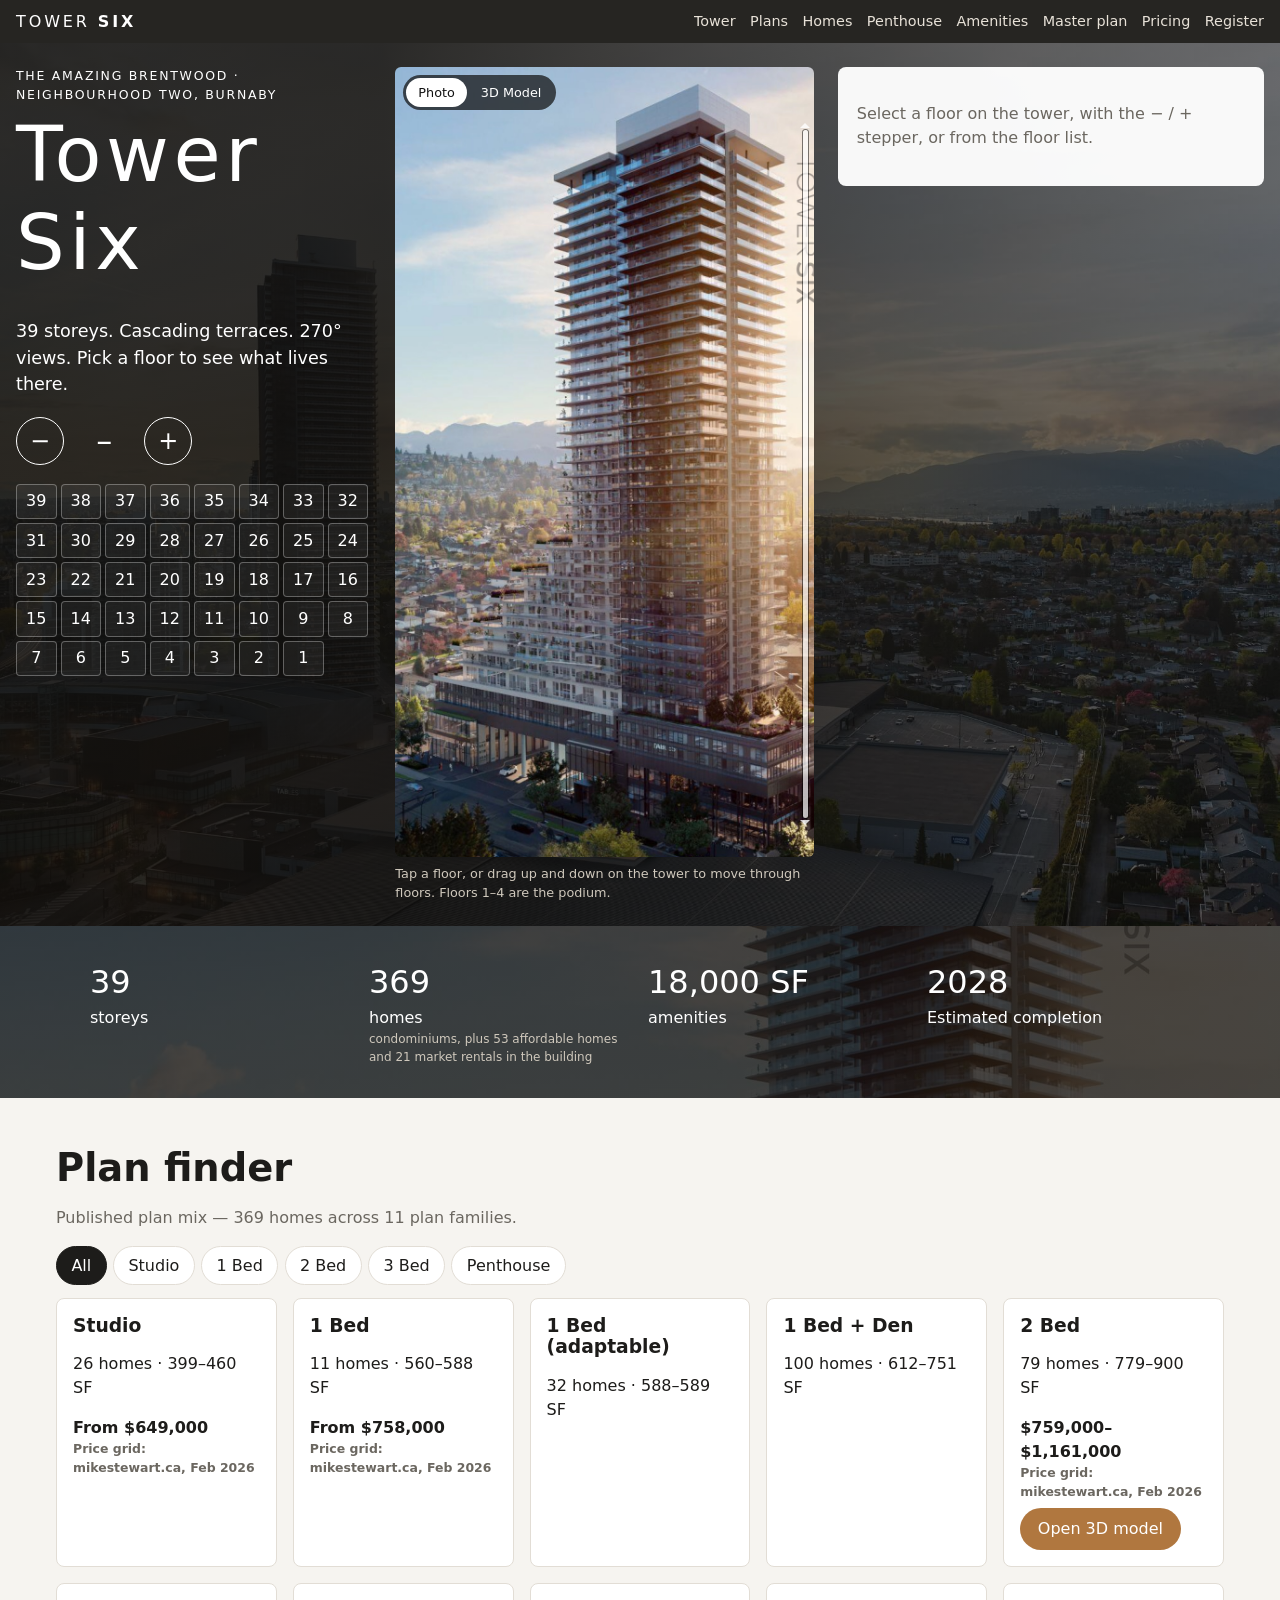
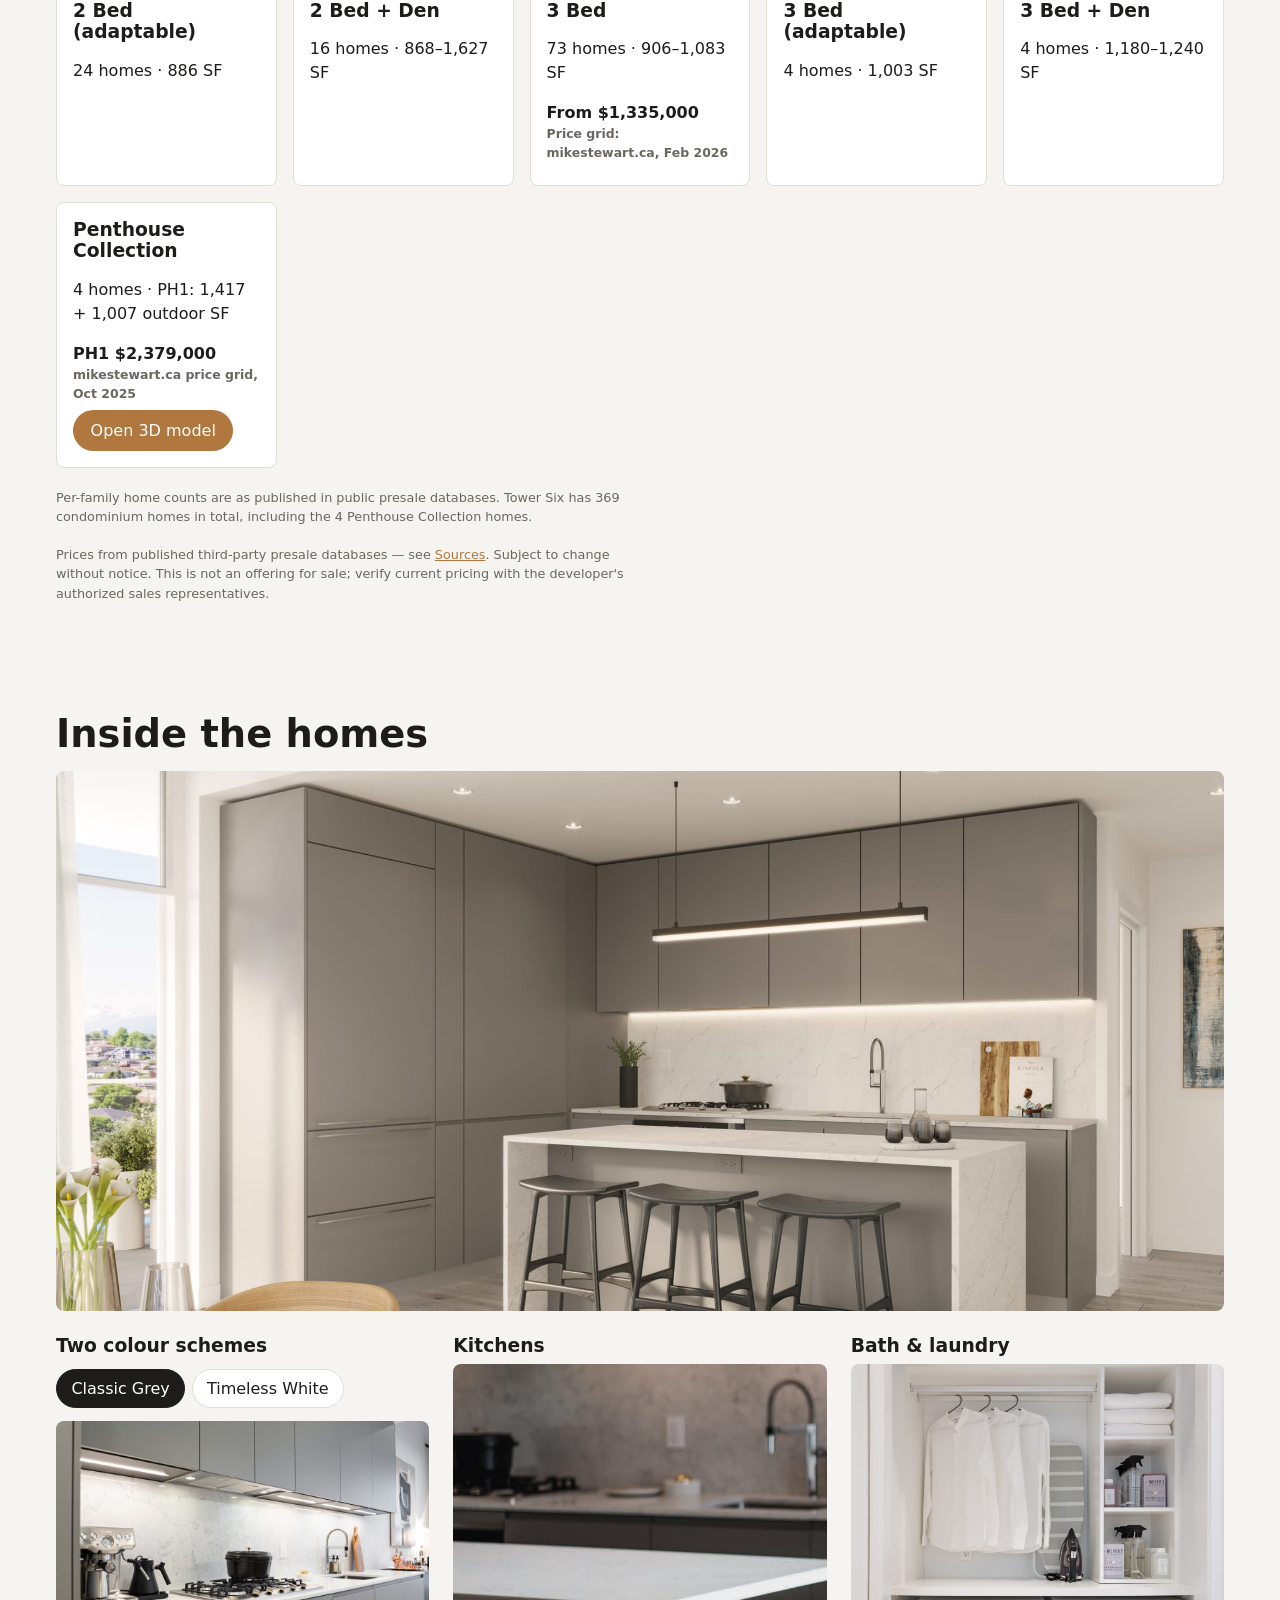
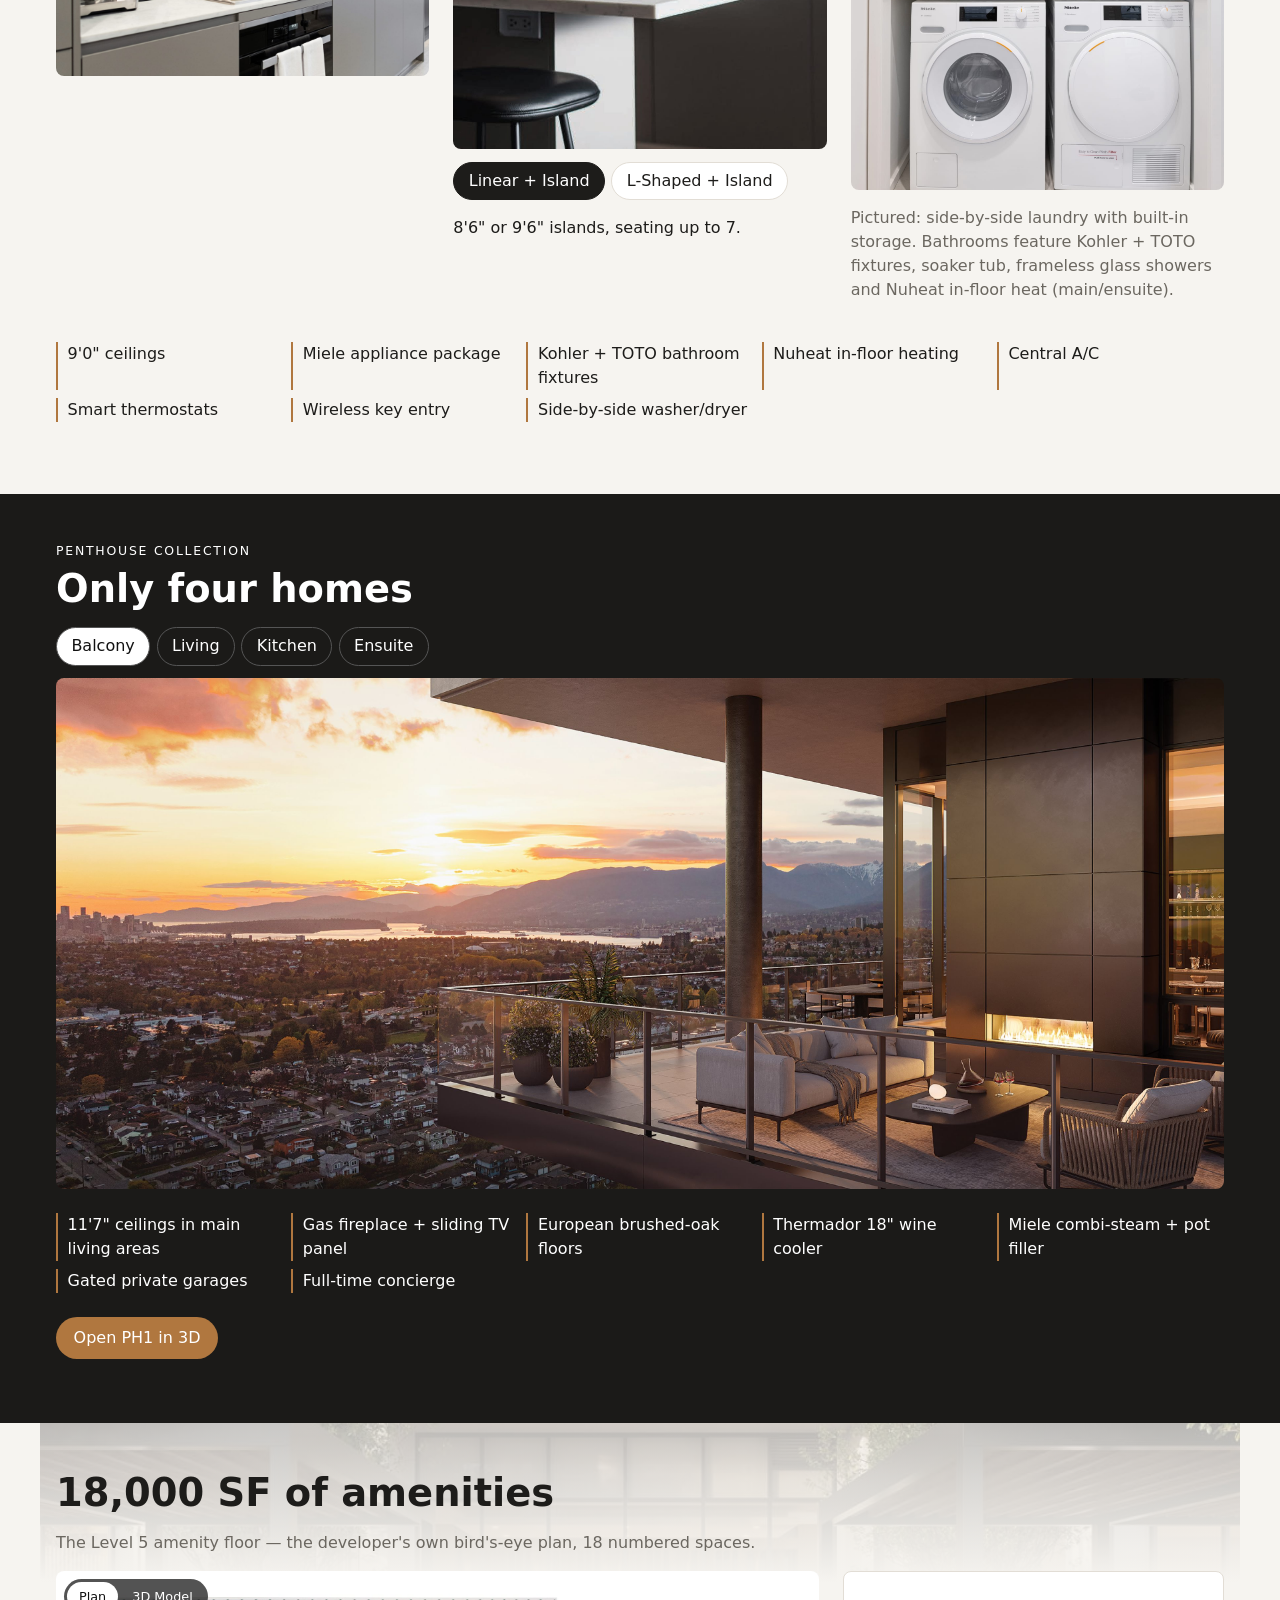
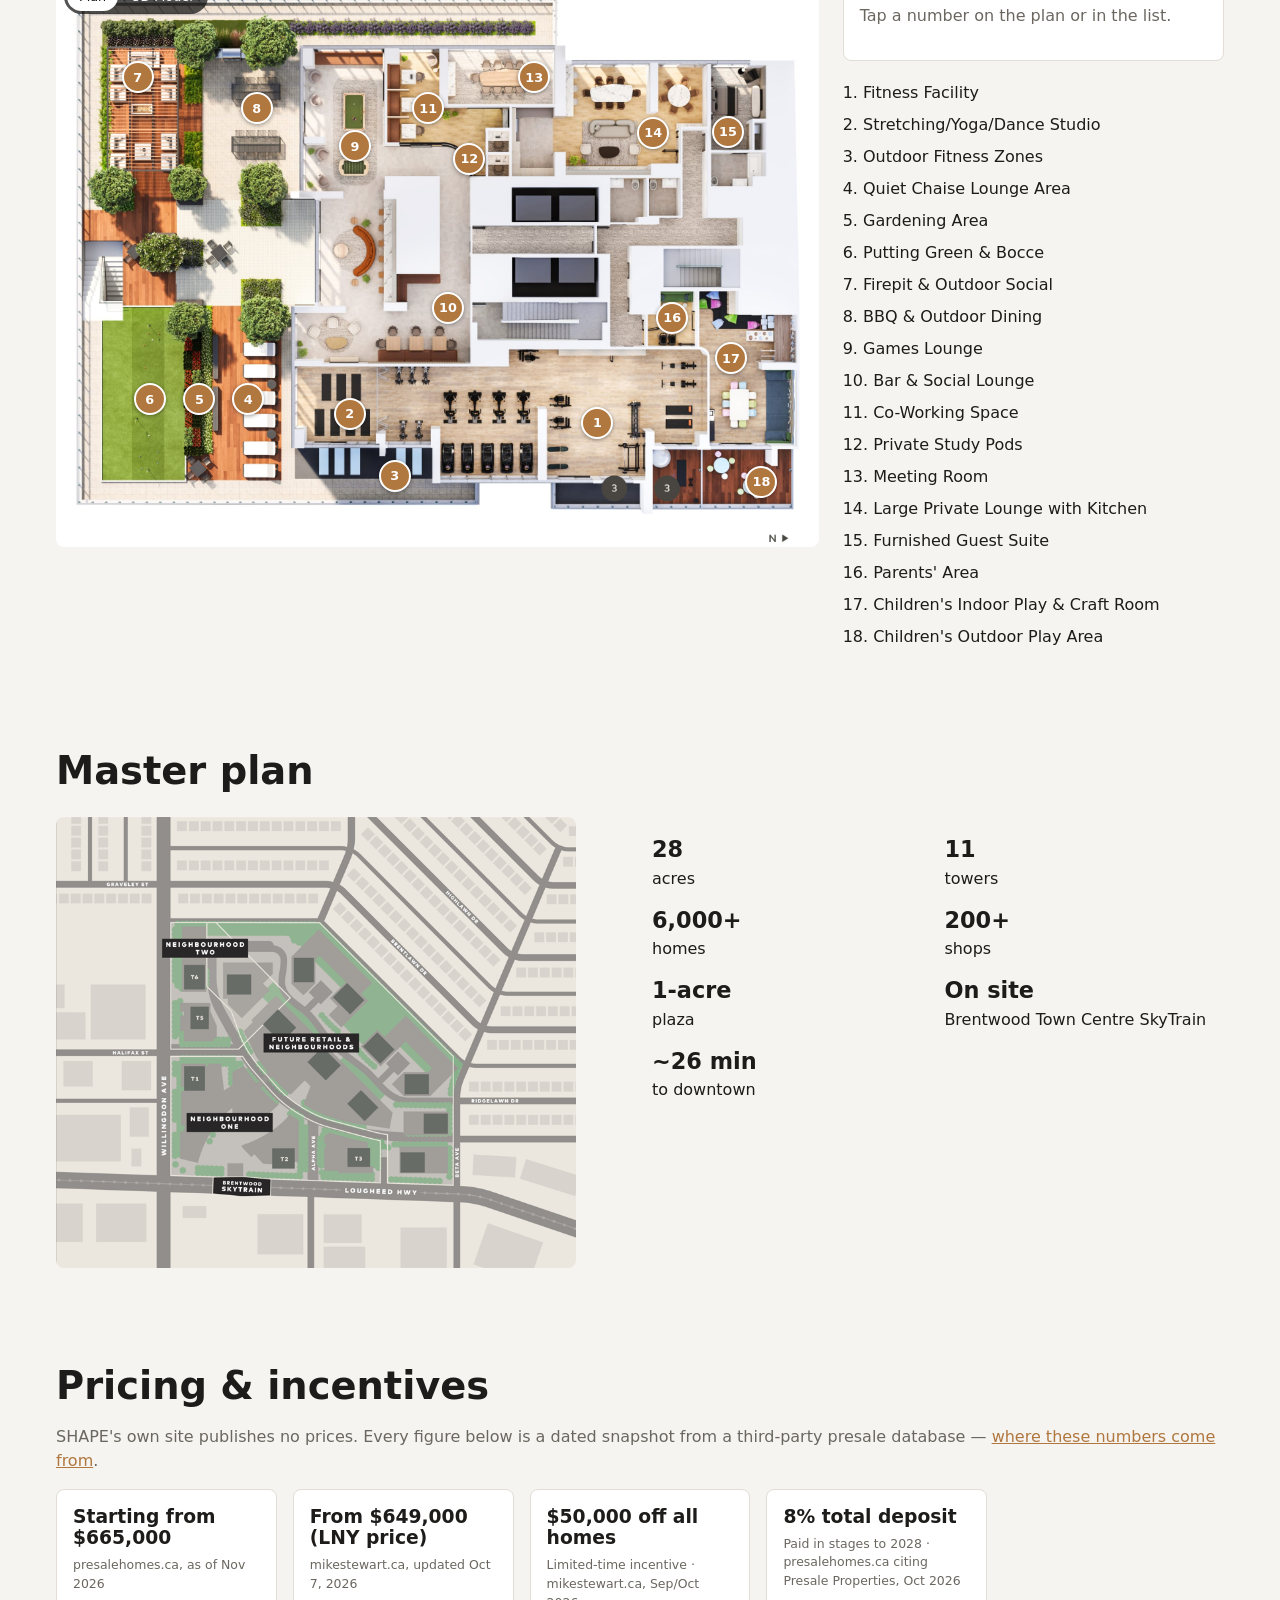
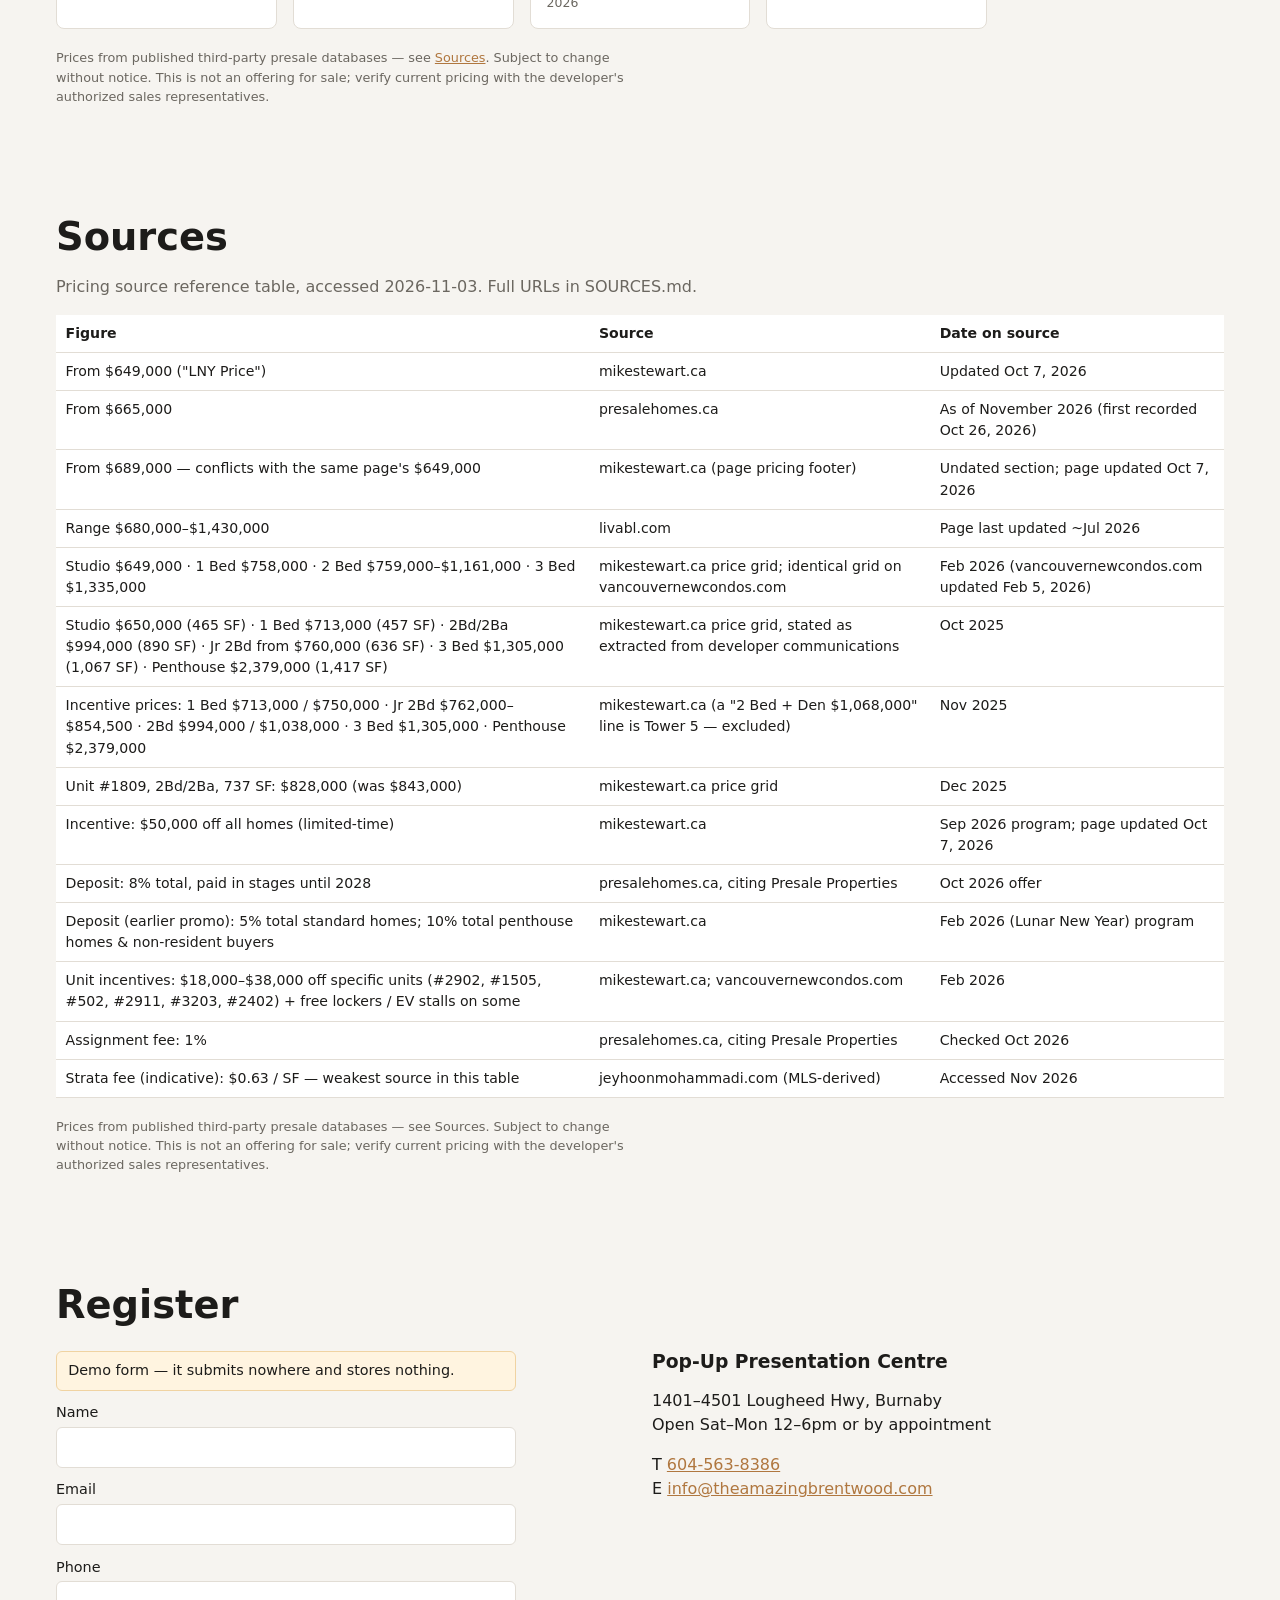
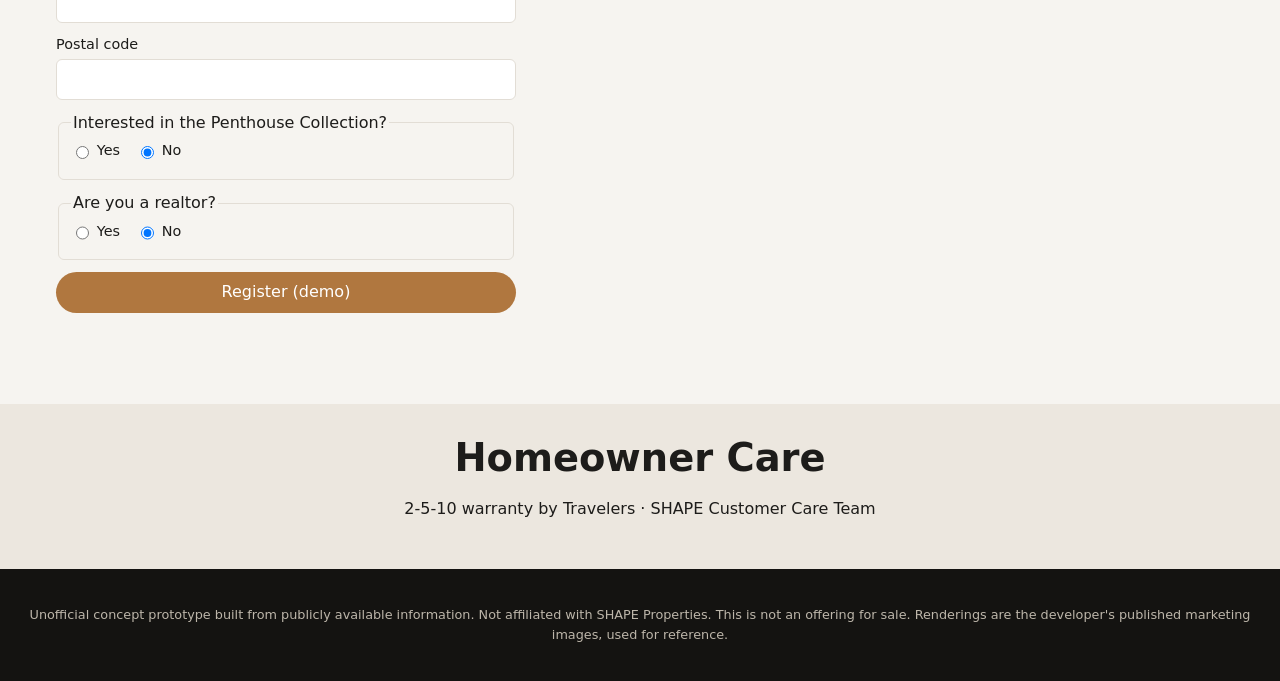
<file: index.html>
<!doctype html>
<html lang="en">
<head>
<meta charset="utf-8">
<meta name="viewport" content="width=device-width, initial-scale=1">
<title>Tower Six — The Amazing Brentwood (concept prototype)</title>
<meta name="description" content="Unofficial concept prototype: explore Tower Six floor by floor, plans in 3D, amenities and sourced pricing.">
<link rel="stylesheet" href="styles.css">
<script type="importmap">
{ "imports": {
  "three": "https://unpkg.com/three@0.160.0/build/three.module.js",
  "three/addons/": "https://unpkg.com/three@0.160.0/examples/jsm/"
} }
</script>
<script type="module" src="app.js"></script>
</head>
<body>
<header class="top">
  <a class="brand" href="#tower">TOWER <b>SIX</b></a>
  <nav>
    <a href="#tower">Tower</a><a href="#plans">Plans</a><a href="#homes">Homes</a><a href="#penthouse">Penthouse</a><a href="#amenities">Amenities</a><a href="#masterplan">Master plan</a><a href="#pricing">Pricing</a><a href="#register">Register</a>
  </nav>
</header>

<main>
<section id="tower" class="explorer">
  <div class="intro">
    <p class="eyebrow">The Amazing Brentwood · Neighbourhood Two, Burnaby</p>
    <h1>Tower Six</h1>
    <p class="lede">39 storeys. Cascading terraces. 270° views. Pick a floor to see what lives there.</p>
    <div class="stepper" aria-label="Floor stepper">
      <button type="button" id="floor-down" aria-label="Floor down">−</button>
      <output id="floor-num" aria-live="polite">–</output>
      <button type="button" id="floor-up" aria-label="Floor up">+</button>
    </div>
    <ol id="floor-list" class="floor-list" aria-label="All floors"></ol>
  </div>

  <figure class="tower-fig">
    <div class="view-toggle" id="view-toggle" role="group" aria-label="Explorer view">
      <button type="button" data-view="photo" aria-pressed="true">Photo</button><button type="button" data-view="3d" aria-pressed="false">3D Model</button>
    </div>
    <div class="tower-wrap">
      <svg id="tower-svg" class="tower-svg" role="group" aria-label="Tower Six rendering with selectable floors">
        <image id="tower-img" role="img" aria-label="Tower Six, official hero rendering: full tower, cascading terraces and podium"></image>
        <g id="floors"></g>
      </svg>
      <span id="floor-chip" class="floor-chip" hidden></span>
      <div class="scrub-rail" aria-hidden="true"></div><span id="scrub-thumb" class="scrub-thumb" aria-hidden="true" hidden></span>
    </div>
    <div id="tower3d" class="tower3d" role="group" aria-label="Stylized 3D massing model of Tower Six with selectable floors" hidden>
      <p id="t3d-status" class="t3d-status">Loading 3D model…</p>
    </div>
    <figcaption><span id="cap-photo">Tap a floor, or drag up and down on the tower to move through floors. Floors 1–4 are the podium.</span>
      <span id="cap-3d" hidden>Drag to orbit · pinch or scroll to zoom · two fingers or right-drag to pan · tap a floor.<br>
      Stylized 3D massing model generated from the developer's published renderings — for illustration only, not architectural drawings.</span></figcaption>
  </figure>

  <aside id="floor-panel" class="floor-panel" aria-live="polite">
    <p class="muted">Select a floor on the tower, with the − / + stepper, or from the floor list.</p>
  </aside>
</section>

<section class="stats" style="--bg:url(assets/01-hero-tower.jpg)">
  <ul>
    <li><b>39</b> storeys</li>
    <li><b>369</b> homes<small>condominiums, plus 53 affordable homes and 21 market rentals in the building</small></li>
    <li><b>18,000 SF</b> amenities</li>
    <li><b>2028</b> Estimated completion</li>
  </ul>
</section>

<section id="plans" class="block">
  <h2>Plan finder</h2>
  <p class="muted">Published plan mix — 369 homes across 11 plan families.</p>
  <div class="chips" id="plan-chips" role="group" aria-label="Filter by bedrooms">
    <button type="button" data-beds="all" aria-pressed="true">All</button>
    <button type="button" data-beds="0" aria-pressed="false">Studio</button>
    <button type="button" data-beds="1" aria-pressed="false">1 Bed</button>
    <button type="button" data-beds="2" aria-pressed="false">2 Bed</button>
    <button type="button" data-beds="3" aria-pressed="false">3 Bed</button>
    <button type="button" data-beds="ph" aria-pressed="false">Penthouse</button>
  </div>
  <div id="plan-cards" class="cards"></div>
  <p class="footnote">Per-family home counts are as published in public presale databases. Tower Six has 369 condominium homes in total, including the 4 Penthouse Collection homes.</p>
  <p class="footnote">Prices from published third-party presale databases — see <a href="#sources">Sources</a>. Subject to change without notice. This is not an offering for sale; verify current pricing with the developer's authorized sales representatives.</p>
</section>

<section id="homes" class="block">
  <h2>Inside the homes</h2>
  <img class="wide" src="assets/03-homepage-homes.jpg" alt="Tower Six home interior rendering" loading="lazy">
  <div class="split">
    <div class="tabs" data-tabs>
      <h3>Two colour schemes</h3>
      <div class="chips" role="group" aria-label="Colour scheme">
        <button type="button" data-for="0" aria-pressed="true">Classic Grey</button>
        <button type="button" data-for="1" aria-pressed="false">Timeless White</button>
      </div>
      <div class="fade">
        <img data-tab="0" class="on" src="assets/09-scheme-classic-grey.jpg" alt="Classic Grey colour scheme" loading="lazy">
        <img data-tab="1" src="assets/10-scheme-timeless-white.jpg" alt="Timeless White colour scheme" loading="lazy">
      </div>
    </div>
    <div class="tabs" data-tabs>
      <h3>Kitchens</h3>
      <img src="assets/08-kitchen-new.jpg" alt="Tower Six kitchen rendering" loading="lazy">
      <div class="chips" role="group" aria-label="Kitchen format">
        <button type="button" data-for="0" aria-pressed="true">Linear + Island</button>
        <button type="button" data-for="1" aria-pressed="false">L-Shaped + Island</button>
      </div>
      <p data-tab="0" class="on">8'6" or 9'6" islands, seating up to 7.</p>
      <p data-tab="1">6'6" island with a 12" sliding pantry.</p>
    </div>
    <div>
      <h3>Bath &amp; laundry</h3>
      <img src="assets/11-bathroom.jpg" alt="Side-by-side Miele washer and dryer with built-in storage" loading="lazy">
      <p class="muted">Pictured: side-by-side laundry with built-in storage. Bathrooms feature Kohler + TOTO fixtures, soaker tub, frameless glass showers and Nuheat in-floor heat (main/ensuite).</p>
    </div>
  </div>
  <ul class="features">
    <li>9'0" ceilings</li><li>Miele appliance package</li><li>Kohler + TOTO bathroom fixtures</li><li>Nuheat in-floor heating</li>
    <li>Central A/C</li><li>Smart thermostats</li><li>Wireless key entry</li><li>Side-by-side washer/dryer</li>
  </ul>
</section>

<section id="penthouse" class="block dark">
  <p class="eyebrow">Penthouse Collection</p>
  <h2>Only four homes</h2>
  <div class="tabs" data-tabs>
    <div class="chips" role="group" aria-label="Penthouse rooms">
      <button type="button" data-for="0" aria-pressed="true">Balcony</button>
      <button type="button" data-for="1" aria-pressed="false">Living</button>
      <button type="button" data-for="2" aria-pressed="false">Kitchen</button>
      <button type="button" data-for="3" aria-pressed="false">Ensuite</button>
    </div>
    <div class="fade pano">
      <img data-tab="0" class="on" src="assets/15-ph-balcony.jpg" alt="Penthouse balcony" loading="lazy">
      <img data-tab="1" src="assets/12-ph-living.jpg" alt="Penthouse living room" loading="lazy">
      <img data-tab="2" src="assets/13-ph-kitchen.jpg" alt="Penthouse kitchen" loading="lazy">
      <img data-tab="3" src="assets/14-ph-ensuite.jpg" alt="Penthouse ensuite" loading="lazy">
    </div>
  </div>
  <ul class="features">
    <li>11'7" ceilings in main living areas</li><li>Gas fireplace + sliding TV panel</li><li>European brushed-oak floors</li><li>Thermador 18" wine cooler</li>
    <li>Miele combi-steam + pot filler</li><li>Gated private garages</li><li>Full-time concierge</li>
  </ul>
  <p><button type="button" class="btn" data-plan="ph1">Open PH1 in 3D</button></p>
</section>

<section id="amenities" class="block" style="--bg:url(assets/04-outdoor-amenity-terrace.jpg)">
  <h2>18,000 SF of amenities</h2>
  <p class="muted">The Level 5 amenity floor — the developer's own bird's-eye plan, 18 numbered spaces.</p>
  <div class="amenity">
    <figure class="amenity-stage">
      <div class="view-toggle" id="amenity-toggle" role="group" aria-label="Amenity floor view">
        <button type="button" data-view="plan" aria-pressed="true">Plan</button><button type="button" data-view="3d" aria-pressed="false">3D Model</button>
      </div>
      <div class="hotspots" id="hotspots">
        <img src="assets/05-amenity-floor-birdseye.jpg" alt="Bird's-eye plan of the amenity floor" loading="lazy">
      </div>
      <div id="amenity3d" class="amenity3d" role="group" aria-label="3D model of the amenity floor with selectable spaces" hidden>
        <p id="a3d-status" class="t3d-status">Loading 3D model…</p>
        <button type="button" id="a3d-top" class="a3d-top" aria-pressed="false">Top view</button>
      </div>
      <figcaption id="a3d-cap" hidden>Drag to orbit · pinch or scroll to zoom · two fingers or right-drag to pan · tap a space.<br>
        Stylized 3D model traced from the developer's published amenity plan — for illustration only, not architectural drawings.</figcaption>
    </figure>
    <div>
      <div id="amenity-card" class="card" aria-live="polite"><p class="muted">Tap a number on the plan or in the list.</p></div>
      <ol id="amenity-list" class="amenity-list"></ol>
    </div>
  </div>
</section>

<section id="masterplan" class="block">
  <h2>Master plan</h2>
  <div class="split two">
    <img class="siteplan" src="assets/16-masterplan-siteplan.png" alt="The Amazing Brentwood site plan" width="785" height="681" loading="lazy">
    <ul class="facts">
      <li><b>28</b> acres</li><li><b>11</b> towers</li><li><b>6,000+</b> homes</li><li><b>200+</b> shops</li>
      <li><b>1-acre</b> plaza</li><li><b>On site</b> Brentwood Town Centre SkyTrain</li><li><b>~26 min</b> to downtown</li>
    </ul>
  </div>
</section>

<section id="pricing" class="block">
  <h2>Pricing &amp; incentives</h2>
  <p class="muted">SHAPE's own site publishes no prices. Every figure below is a dated snapshot from a third-party presale database — <a href="#sources">where these numbers come from</a>.</p>
  <div class="cards">
    <div class="card"><h3>Starting from $665,000</h3><small>presalehomes.ca, as of Nov 2026</small></div>
    <div class="card"><h3>From $649,000 (LNY price)</h3><small>mikestewart.ca, updated Oct 7, 2026</small></div>
    <div class="card"><h3>$50,000 off all homes</h3><small>Limited-time incentive · mikestewart.ca, Sep/Oct 2026</small></div>
    <div class="card"><h3>8% total deposit</h3><small>Paid in stages to 2028 · presalehomes.ca citing Presale Properties, Oct 2026</small></div>
  </div>
  <p class="footnote">Prices from published third-party presale databases — see <a href="#sources">Sources</a>. Subject to change without notice. This is not an offering for sale; verify current pricing with the developer's authorized sales representatives.</p>
</section>

<section id="sources" class="block">
  <h2>Sources</h2>
  <p class="muted">Pricing source reference table, accessed 2026-11-03. Full URLs in SOURCES.md.</p>
  <div class="table-wrap">
  <table>
    <thead><tr><th>Figure</th><th>Source</th><th>Date on source</th></tr></thead>
    <tbody>
      <tr><td>From $649,000 ("LNY Price")</td><td>mikestewart.ca</td><td>Updated Oct 7, 2026</td></tr>
      <tr><td>From $665,000</td><td>presalehomes.ca</td><td>As of November 2026 (first recorded Oct 26, 2026)</td></tr>
      <tr><td>From $689,000 — conflicts with the same page's $649,000</td><td>mikestewart.ca (page pricing footer)</td><td>Undated section; page updated Oct 7, 2026</td></tr>
      <tr><td>Range $680,000–$1,430,000</td><td>livabl.com</td><td>Page last updated ~Jul 2026</td></tr>
      <tr><td>Studio $649,000 · 1 Bed $758,000 · 2 Bed $759,000–$1,161,000 · 3 Bed $1,335,000</td><td>mikestewart.ca price grid; identical grid on vancouvernewcondos.com</td><td>Feb 2026 (vancouvernewcondos.com updated Feb 5, 2026)</td></tr>
      <tr><td>Studio $650,000 (465 SF) · 1 Bed $713,000 (457 SF) · 2Bd/2Ba $994,000 (890 SF) · Jr 2Bd from $760,000 (636 SF) · 3 Bed $1,305,000 (1,067 SF) · Penthouse $2,379,000 (1,417 SF)</td><td>mikestewart.ca price grid, stated as extracted from developer communications</td><td>Oct 2025</td></tr>
      <tr><td>Incentive prices: 1 Bed $713,000 / $750,000 · Jr 2Bd $762,000–$854,500 · 2Bd $994,000 / $1,038,000 · 3 Bed $1,305,000 · Penthouse $2,379,000</td><td>mikestewart.ca (a "2 Bed + Den $1,068,000" line is Tower 5 — excluded)</td><td>Nov 2025</td></tr>
      <tr><td>Unit #1809, 2Bd/2Ba, 737 SF: $828,000 (was $843,000)</td><td>mikestewart.ca price grid</td><td>Dec 2025</td></tr>
      <tr><td>Incentive: $50,000 off all homes (limited-time)</td><td>mikestewart.ca</td><td>Sep 2026 program; page updated Oct 7, 2026</td></tr>
      <tr><td>Deposit: 8% total, paid in stages until 2028</td><td>presalehomes.ca, citing Presale Properties</td><td>Oct 2026 offer</td></tr>
      <tr><td>Deposit (earlier promo): 5% total standard homes; 10% total penthouse homes &amp; non-resident buyers</td><td>mikestewart.ca</td><td>Feb 2026 (Lunar New Year) program</td></tr>
      <tr><td>Unit incentives: $18,000–$38,000 off specific units (#2902, #1505, #502, #2911, #3203, #2402) + free lockers / EV stalls on some</td><td>mikestewart.ca; vancouvernewcondos.com</td><td>Feb 2026</td></tr>
      <tr><td>Assignment fee: 1%</td><td>presalehomes.ca, citing Presale Properties</td><td>Checked Oct 2026</td></tr>
      <tr><td>Strata fee (indicative): $0.63 / SF — weakest source in this table</td><td>jeyhoonmohammadi.com (MLS-derived)</td><td>Accessed Nov 2026</td></tr>
    </tbody>
  </table>
  </div>
  <p class="footnote">Prices from published third-party presale databases — see Sources. Subject to change without notice. This is not an offering for sale; verify current pricing with the developer's authorized sales representatives.</p>
</section>

<section id="register" class="block">
  <h2>Register</h2>
  <div class="split two">
    <form id="register-form" class="form">
      <p class="demo-note">Demo form — it submits nowhere and stores nothing.</p>
      <label>Name<input name="name" autocomplete="name" required></label>
      <label>Email<input name="email" type="email" autocomplete="email" required></label>
      <label>Phone<input name="phone" type="tel" autocomplete="tel"></label>
      <label>Postal code<input name="postal" autocomplete="postal-code"></label>
      <fieldset><legend>Interested in the Penthouse Collection?</legend>
        <label class="inline"><input type="radio" name="ph" value="yes"> Yes</label><label class="inline"><input type="radio" name="ph" value="no" checked> No</label></fieldset>
      <fieldset><legend>Are you a realtor?</legend>
        <label class="inline"><input type="radio" name="realtor" value="yes"> Yes</label><label class="inline"><input type="radio" name="realtor" value="no" checked> No</label></fieldset>
      <button class="btn" type="submit">Register (demo)</button>
      <p id="register-msg" class="muted" aria-live="polite"></p>
    </form>
    <div>
      <h3>Pop-Up Presentation Centre</h3>
      <p>1401–4501 Lougheed Hwy, Burnaby<br>Open Sat–Mon 12–6pm or by appointment</p>
      <p>T <a href="tel:6045638386">604-563-8386</a><br>E <a href="mailto:info@theamazingbrentwood.com">info@theamazingbrentwood.com</a></p>
    </div>
  </div>
</section>

<section class="care">
  <h2>Homeowner Care</h2>
  <p>2-5-10 warranty by Travelers · SHAPE Customer Care Team</p>
</section>
</main>

<footer class="foot">
  <p>Unofficial concept prototype built from publicly available information. Not affiliated with SHAPE Properties. This is not an offering for sale. Renderings are the developer's published marketing images, used for reference.</p>
</footer>

<dialog id="viewer" class="viewer" aria-labelledby="viewer-title">
  <div class="viewer-head">
    <div>
      <h2 id="viewer-title"></h2>
      <p id="viewer-specs" class="muted"></p>
      <p class="label">Representative layout — built from published plan data (type, size, features); diagram not published by the developer</p>
    </div>
    <div class="viewer-tools">
      <button type="button" id="v-top">Top-down</button>
      <button type="button" id="v-xray" aria-pressed="false">X-ray</button>
      <button type="button" id="v-close" aria-label="Close 3D viewer">✕</button>
    </div>
  </div>
  <div id="viewer-canvas" class="viewer-canvas"></div>
  <p id="room-info" class="room-info" aria-live="polite">Drag to rotate · scroll or pinch to zoom · right-drag or two fingers to pan · click a room.</p>
</dialog>

<dialog id="lightbox" class="lightbox">
  <img id="lb-img" alt="">
  <p><b id="lb-title"></b> <span id="lb-note" class="muted"></span></p>
  <button type="button" id="lb-close" aria-label="Close image">✕</button>
</dialog>
</body>
</html>
</file>
<file: styles.css>
:root {
  --ink: #1d1c1a; --muted: #6b6760; --paper: #f6f4f0; --card: #fff; --line: #e2ddd5;
  --accent: #b0773f; --accent-ink: #fff; --sel: #ffb347;
  font-family: system-ui, -apple-system, "Segoe UI", Roboto, sans-serif;
  color: var(--ink); background: var(--paper); line-height: 1.5;
}
* { box-sizing: border-box; }
body { margin: 0; }
img { max-width: 100%; display: block; }
a { color: var(--accent); }
h1, h2, h3 { line-height: 1.15; margin: 0 0 .4em; font-weight: 600; }
h2 { font-size: clamp(1.6rem, 4vw, 2.4rem); }
button { font: inherit; cursor: pointer; }
.muted { color: var(--muted); }
.small { font-size: .85rem; }
.eyebrow { text-transform: uppercase; letter-spacing: .14em; font-size: .78rem; margin: 0 0 .5em; }

.top { position: sticky; top: 0; z-index: 10; display: flex; gap: 1rem; align-items: center; justify-content: space-between;
  padding: .6rem 16px; background: rgba(20, 19, 17, .92); color: #fff; }
.brand { color: #fff; text-decoration: none; letter-spacing: .18em; font-weight: 300; white-space: nowrap; }
.top nav { display: flex; gap: .9rem; overflow-x: auto; font-size: .9rem; }
.top nav a { color: #e8e2d8; text-decoration: none; white-space: nowrap; }

/* Tower explorer: tower fills the first screen */
.explorer { display: grid; grid-template-columns: minmax(220px, 1fr) auto minmax(260px, 1.2fr); gap: 1.5rem; align-items: start;
  padding: 1.5rem 16px; min-height: calc(100vh - 44px); color: #fff;
  background: linear-gradient(90deg, rgba(15, 14, 12, .88) 30%, rgba(15, 14, 12, .55)), url(assets/02-tower-facing-nw.jpg) center / cover; }
.explorer .muted { color: #cfc8bc; }
.explorer h1 { font-size: clamp(2.6rem, 7vw, 4.8rem); letter-spacing: .06em; font-weight: 300; }
.lede { font-size: 1.1rem; max-width: 30ch; }
.tower-fig { margin: 0; width: min-content; } /* caption wraps to the tower width */
.tower-fig figcaption { font-size: .8rem; color: #cfc8bc; margin-top: .4rem; }
.tower-wrap { position: relative; height: calc(100vh - 110px); min-height: 480px; aspect-ratio: 900 / 1700; overflow: hidden; background: #2b2a28; border-radius: 6px;
  touch-action: none; user-select: none; -webkit-user-select: none; cursor: ns-resize; }
/* view toggle (Photo | 3D Model) sits in the sky above the tower in both views */
.tower-fig { position: relative; }
.view-toggle { position: absolute; top: 8px; left: 8px; z-index: 3; display: flex; gap: 2px; padding: 3px; border-radius: 999px; background: rgba(17, 17, 17, .72); }
.view-toggle button { border: 0; background: transparent; color: #fff; border-radius: 999px; padding: .3rem .75rem; font-size: .8rem; }
.view-toggle button[aria-pressed="true"] { background: #fff; color: #111; }
.tower3d { position: relative; height: calc(100vh - 110px); min-height: 480px; aspect-ratio: 900 / 1700; overflow: hidden; background: #2b2a28; border-radius: 6px; user-select: none; -webkit-user-select: none; }
.t3d-canvas { display: block; width: 100%; height: 100%; touch-action: none; cursor: grab; }
.t3d-status { position: absolute; inset: auto 0 45% 0; margin: 0; padding: 0 1rem; text-align: center; color: #cfc8bc; font-size: .9rem; }
.t3d-pin { position: absolute; left: 0; top: 0; z-index: 2; border: 0; border-radius: 999px; padding: .25rem .6rem; font-size: .72rem; white-space: nowrap;
  background: var(--accent); color: #fff; box-shadow: 0 1px 6px rgba(0, 0, 0, .45); transition: opacity .3s; }
.t3d-pin.behind { opacity: .45; }
.t3d-pin[hidden] { display: none; }
.tower-svg { display: block; width: 100%; height: 100%; }
.floor { fill: transparent; stroke: none; cursor: pointer; outline: none; }
.floor:hover, .floor:focus-visible, .floor.sel { fill: rgba(240, 180, 60, .38); stroke: #ffd45c; stroke-width: 2px; vector-effect: non-scaling-stroke; stroke-linejoin: round; }
.floor-chip { position: absolute; transform: translate(calc(-100% - 6px), -50%); pointer-events: none; z-index: 2;
  background: #111; color: #fff; font-size: .75rem; padding: 2px 6px; border-radius: 3px; white-space: nowrap; }
.floor-chip.inside { transform: translate(6px, -50%); }
/* scrub rail: spans floor 39 (top) to floor 1 (bottom); the thumb sits level with the selected floor */
.scrub-rail { position: absolute; right: 6px; top: 8%; bottom: 5%; width: 5px; border-radius: 3px; background: rgba(255, 255, 255, .7);
  box-shadow: 0 0 0 1px rgba(0, 0, 0, .5); pointer-events: none; }
.scrub-rail::before, .scrub-rail::after { content: ''; position: absolute; left: 50%; transform: translateX(-50%); border: 5px solid transparent; }
.scrub-rail::before { top: -12px; border-bottom-color: rgba(255, 255, 255, .8); }
.scrub-rail::after { bottom: -12px; border-top-color: rgba(255, 255, 255, .8); }
.scrub-thumb { position: absolute; right: 1.5px; width: 14px; height: 14px; border-radius: 50%; transform: translateY(-50%); pointer-events: none; transition: top .08s;
  background: #ffd45c; box-shadow: 0 0 0 2px #111, 0 0 8px rgba(255, 212, 92, .8); }

.stepper { display: flex; align-items: center; gap: .6rem; margin: 1.2rem 0; }
.stepper button { width: 3rem; height: 3rem; border-radius: 50%; border: 1px solid #fff; background: transparent; color: #fff; font-size: 1.5rem; }
.stepper output { font-size: 2rem; min-width: 3ch; text-align: center; font-variant-numeric: tabular-nums; }
.floor-list { list-style: none; padding: 0; margin: 0; display: grid; grid-template-columns: repeat(auto-fill, minmax(2.4rem, 1fr)); gap: 4px; max-width: 22rem; }
.floor-list button { width: 100%; min-height: 2.2rem; border: 1px solid rgba(255, 255, 255, .3); background: rgba(255, 255, 255, .06); color: #fff; border-radius: 4px; }
.floor-list button.sel { background: var(--sel); color: #111; border-color: var(--sel); }

.floor-panel { scroll-margin-top: 60px; background: rgba(255, 255, 255, .96); color: var(--ink); border-radius: 8px; padding: 1.2rem; }
.floor-panel .muted { color: var(--muted); }
.zone { border-top: 1px solid var(--line); padding: .6rem 0; }
.zone p { margin: .2rem 0; }
.zone img { border-radius: 6px; margin-top: .5rem; }
.plan-btns { display: flex; flex-wrap: wrap; gap: .4rem; }
.plan-btns button { border: 1px solid var(--line); background: #f1eee9; border-radius: 999px; padding: .35rem .8rem; font-size: .85rem; }
.plan-btns button:disabled { cursor: default; color: var(--muted); }

.btn, .plan-btns .btn { background: var(--accent); color: var(--accent-ink); border: 0; border-radius: 999px; padding: .55rem 1.1rem; }

.stats { background: linear-gradient(rgba(20, 19, 17, .78), rgba(20, 19, 17, .78)), var(--bg) center 35% / cover; color: #fff; padding: 2rem 16px; }
.stats ul { list-style: none; display: grid; grid-template-columns: repeat(auto-fit, minmax(150px, 1fr)); gap: 1rem; margin: 0 auto; padding: 0; max-width: 1100px; }
.stats b { display: block; font-size: 2rem; font-weight: 300; }
.stats small { display: block; color: #cfc8bc; font-size: .75rem; }

.block { padding: 3rem 16px; max-width: 1200px; margin: 0 auto; }
.block.dark { max-width: none; background: #1b1a18; color: #fff; }
.block.dark > * { max-width: 1168px; margin-left: auto; margin-right: auto; }
.chips { display: flex; flex-wrap: wrap; gap: .4rem; margin: .8rem 0; }
.chips button { border: 1px solid var(--line); background: var(--card); color: var(--ink); border-radius: 999px; padding: .4rem .9rem; }
.chips button[aria-pressed="true"] { background: var(--ink); color: #fff; border-color: var(--ink); }
.dark .chips button { background: transparent; color: #fff; border-color: #555; }
.dark .chips button[aria-pressed="true"] { background: #fff; color: #111; }
.cards { display: grid; grid-template-columns: repeat(auto-fill, minmax(220px, 1fr)); gap: 1rem; }
.card { background: var(--card); border: 1px solid var(--line); border-radius: 8px; padding: 1rem; }
.card[hidden] { display: none; }
.card small { display: block; color: var(--muted); font-size: .78rem; }
.card img { border-radius: 6px; margin-top: .5rem; }
.price { font-weight: 600; margin: .4rem 0; }
.footnote { font-size: .8rem; color: var(--muted); margin-top: 1.2rem; max-width: 70ch; }
.wide { width: 100%; border-radius: 8px; max-height: 60vh; object-fit: cover; }
.split { display: grid; grid-template-columns: repeat(auto-fit, minmax(280px, 1fr)); gap: 1.5rem; margin-top: 1.5rem; }
.split img { border-radius: 8px; }
.fade { display: grid; }
.fade > * { grid-area: 1 / 1; opacity: 0; transition: opacity .6s; }
.fade > .on { opacity: 1; }
.tabs p[data-tab] { display: none; }
.tabs p[data-tab].on { display: block; }
.pano img { width: 100%; aspect-ratio: 16 / 7; object-fit: cover; border-radius: 8px; }
.features { display: grid; grid-template-columns: repeat(auto-fill, minmax(200px, 1fr)); gap: .5rem; padding: 0; list-style: none; margin: 1.5rem 0; }
.features li { border-left: 2px solid var(--accent); padding-left: .6rem; }

#amenities { position: relative; }
.amenity { display: grid; grid-template-columns: 2fr 1fr; gap: 1.5rem; margin-top: 1rem; }
.amenity-stage { position: relative; margin: 0; align-self: start; min-width: 0; }
.amenity-stage figcaption { font-size: .8rem; color: var(--muted); margin-top: .4rem; }
.hotspots { position: relative; align-self: start; }
.hotspots[hidden], .amenity3d[hidden] { display: none; }
.amenity3d { position: relative; aspect-ratio: 2084 / 1574; overflow: hidden; background: #f3f1ed; border-radius: 8px; user-select: none; -webkit-user-select: none; }
.a3d-canvas { display: block; width: 100%; height: 100%; touch-action: none; cursor: grab; }
.amenity3d .t3d-status { color: var(--muted); }
.a3d-top { position: absolute; top: 8px; right: 8px; z-index: 3; border: 1px solid var(--line); background: var(--card); border-radius: 999px; padding: .3rem .75rem; font-size: .8rem; }
.a3d-top[aria-pressed="true"] { background: var(--ink); color: #fff; }
.a3d-labels { position: absolute; inset: 0; pointer-events: none; overflow: hidden; }
.a3d-chip { position: absolute; left: 0; top: 0; pointer-events: auto; display: flex; align-items: center; gap: .3rem; max-width: 11rem; border: 0; padding: 0; background: none; text-align: left; }
.a3d-chip[hidden] { display: none; }
.a3d-chip b { flex: none; display: grid; place-items: center; width: 1.45rem; height: 1.45rem; border-radius: 50%; border: 2px solid #fff; background: var(--accent); color: #fff; font-size: .7rem; box-shadow: 0 1px 4px rgba(0, 0, 0, .4); }
.a3d-chip span { font-size: .66rem; line-height: 1.15; color: #fff; background: rgba(20, 19, 17, .72); padding: .1rem .35rem; border-radius: 4px; }
.a3d-chip.sel { z-index: 2; }
.a3d-chip.flip { flex-direction: row-reverse; text-align: right; }
.a3d-chip.sel b, .a3d-chip:hover b { background: var(--sel); color: #111; }
.a3d-chip.sel span { background: #111; }
.a3d-chip.short span, .amenity3d.narrow .a3d-chip:not(.sel) span { display: none; }
.a3d-chip.short:hover { z-index: 3; }
.a3d-chip.short:hover span, .amenity3d.narrow .a3d-chip:hover span { display: block; }
.amenity3d.narrow .a3d-chip b { width: 1.25rem; height: 1.25rem; font-size: .62rem; }
.hotspots img { border-radius: 8px; }
.spot { position: absolute; transform: translate(-50%, -50%); width: 2rem; height: 2rem; border-radius: 50%; border: 2px solid #fff;
  background: var(--accent); color: #fff; font-size: .8rem; font-weight: 700; padding: 0; box-shadow: 0 1px 4px rgba(0, 0, 0, .4); }
.spot.sel, .spot:hover { background: var(--sel); color: #111; }
.amenity-list { padding: 0; list-style: none; columns: 1; margin: 1rem 0 0; }
.amenity-list button { background: none; border: 0; padding: .25rem 0; text-align: left; color: var(--ink); }
.amenity-list button:hover { color: var(--accent); }
#amenities::before { content: ""; position: absolute; inset: 0 0 auto; height: 10rem; background: linear-gradient(rgba(246, 244, 240, .75), var(--paper)), var(--bg) center / cover; z-index: -1; border-radius: 0 0 8px 8px; }

.siteplan { max-width: 520px; width: 100%; height: auto; }
.facts { list-style: none; padding: 0; display: grid; grid-template-columns: repeat(2, 1fr); gap: .8rem; align-content: start; }
.facts b { display: block; font-size: 1.4rem; }

.table-wrap { overflow-x: auto; }
table { border-collapse: collapse; width: 100%; font-size: .88rem; background: var(--card); }
th, td { text-align: left; padding: .5rem .6rem; border-bottom: 1px solid var(--line); vertical-align: top; }

.form { display: grid; gap: .7rem; max-width: 460px; }
.form label { display: grid; gap: .2rem; font-size: .9rem; }
.form input:not([type=radio]) { font: inherit; padding: .55rem .6rem; border: 1px solid var(--line); border-radius: 6px; }
.form fieldset { border: 1px solid var(--line); border-radius: 6px; }
.form .inline { display: inline-flex; gap: .3rem; margin-right: 1rem; }
.demo-note { background: #fff4e0; border: 1px solid #f0d3a2; border-radius: 6px; padding: .5rem .7rem; margin: 0; font-size: .9rem; }

.care { background: #ece7df; text-align: center; padding: 2rem 16px; }
.foot { background: #141311; color: #bdb6aa; font-size: .8rem; padding: 1.5rem 16px; text-align: center; }

/* 3D viewer + lightbox */
.viewer { width: min(1200px, 96vw); height: min(860px, 94vh); padding: 0; border: 0; border-radius: 10px; flex-direction: column; overflow: hidden; }
.viewer[open] { display: flex; }
.viewer::backdrop, .lightbox::backdrop { background: rgba(0, 0, 0, .6); }
.viewer-head { display: flex; justify-content: space-between; gap: 1rem; padding: .8rem 1rem; border-bottom: 1px solid var(--line); }
.viewer-head h2 { font-size: 1.3rem; }
.viewer-head p { margin: 0; font-size: .85rem; }
.label { color: var(--accent); }
.viewer-tools { display: flex; gap: .4rem; align-items: start; }
.viewer-tools button, .lightbox button { border: 1px solid var(--line); background: var(--card); border-radius: 6px; padding: .4rem .7rem; }
.viewer-tools [aria-pressed="true"] { background: var(--ink); color: #fff; }
.viewer-canvas { flex: 1; min-height: 0; touch-action: none; }
.room-info { margin: 0; padding: .6rem 1rem; font-size: .88rem; border-top: 1px solid var(--line); }
.lightbox { max-width: min(1100px, 94vw); padding: .8rem; border: 0; border-radius: 10px; }
.lightbox img { max-height: 76vh; margin: 0 auto; }
.lightbox p { margin: .5rem 0 0; }
.lightbox button { position: absolute; top: 1rem; right: 1rem; }

@media (max-width: 900px) {
  .explorer { grid-template-columns: 1fr; min-height: 0; }
  .explorer > * { min-width: 0; }
  .tower-fig { order: -1; width: min(100%, 420px); justify-self: center; }
  /* whole tower (crown to grade) fits the first screen: height-limited by the viewport, width from the aspect */
  .tower-wrap, .tower3d { width: auto; max-width: 100%; height: min(calc(100svh - 150px), calc((100vw - 32px) * 1700 / 900)); min-height: 0; margin: 0 auto; }
  .floor-list { max-width: none; grid-template-columns: repeat(auto-fill, minmax(2.6rem, 1fr)); }
  .amenity { grid-template-columns: 1fr; }
  .amenity3d { aspect-ratio: 1; }
  .amenity-list { columns: 2; }
  .spot { width: 1.5rem; height: 1.5rem; font-size: .65rem; }
  .viewer { width: 100vw; height: 100dvh; max-width: none; max-height: none; border-radius: 0; }
  .viewer-head { flex-direction: column; }
  .top nav { display: none; }
}
@media (max-width: 600px) {
  .stepper { display: none; }
}
</file>
